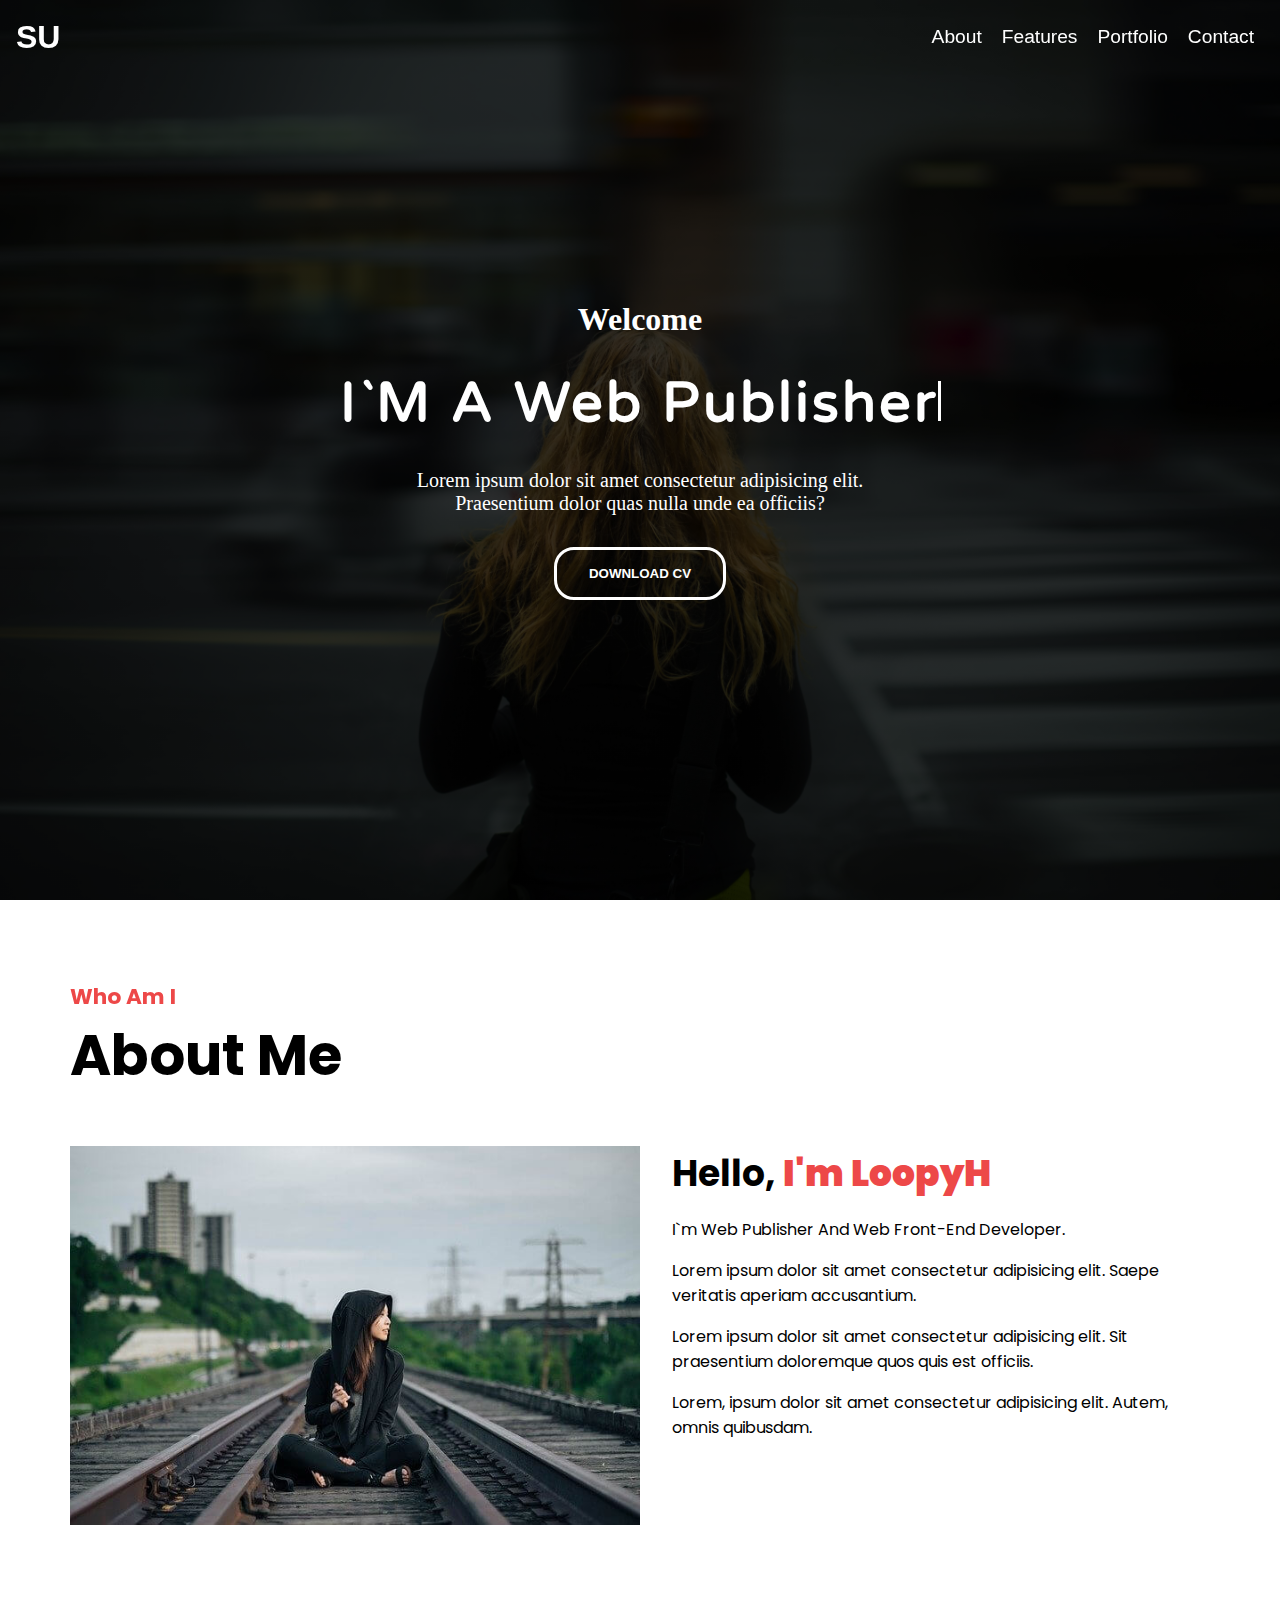
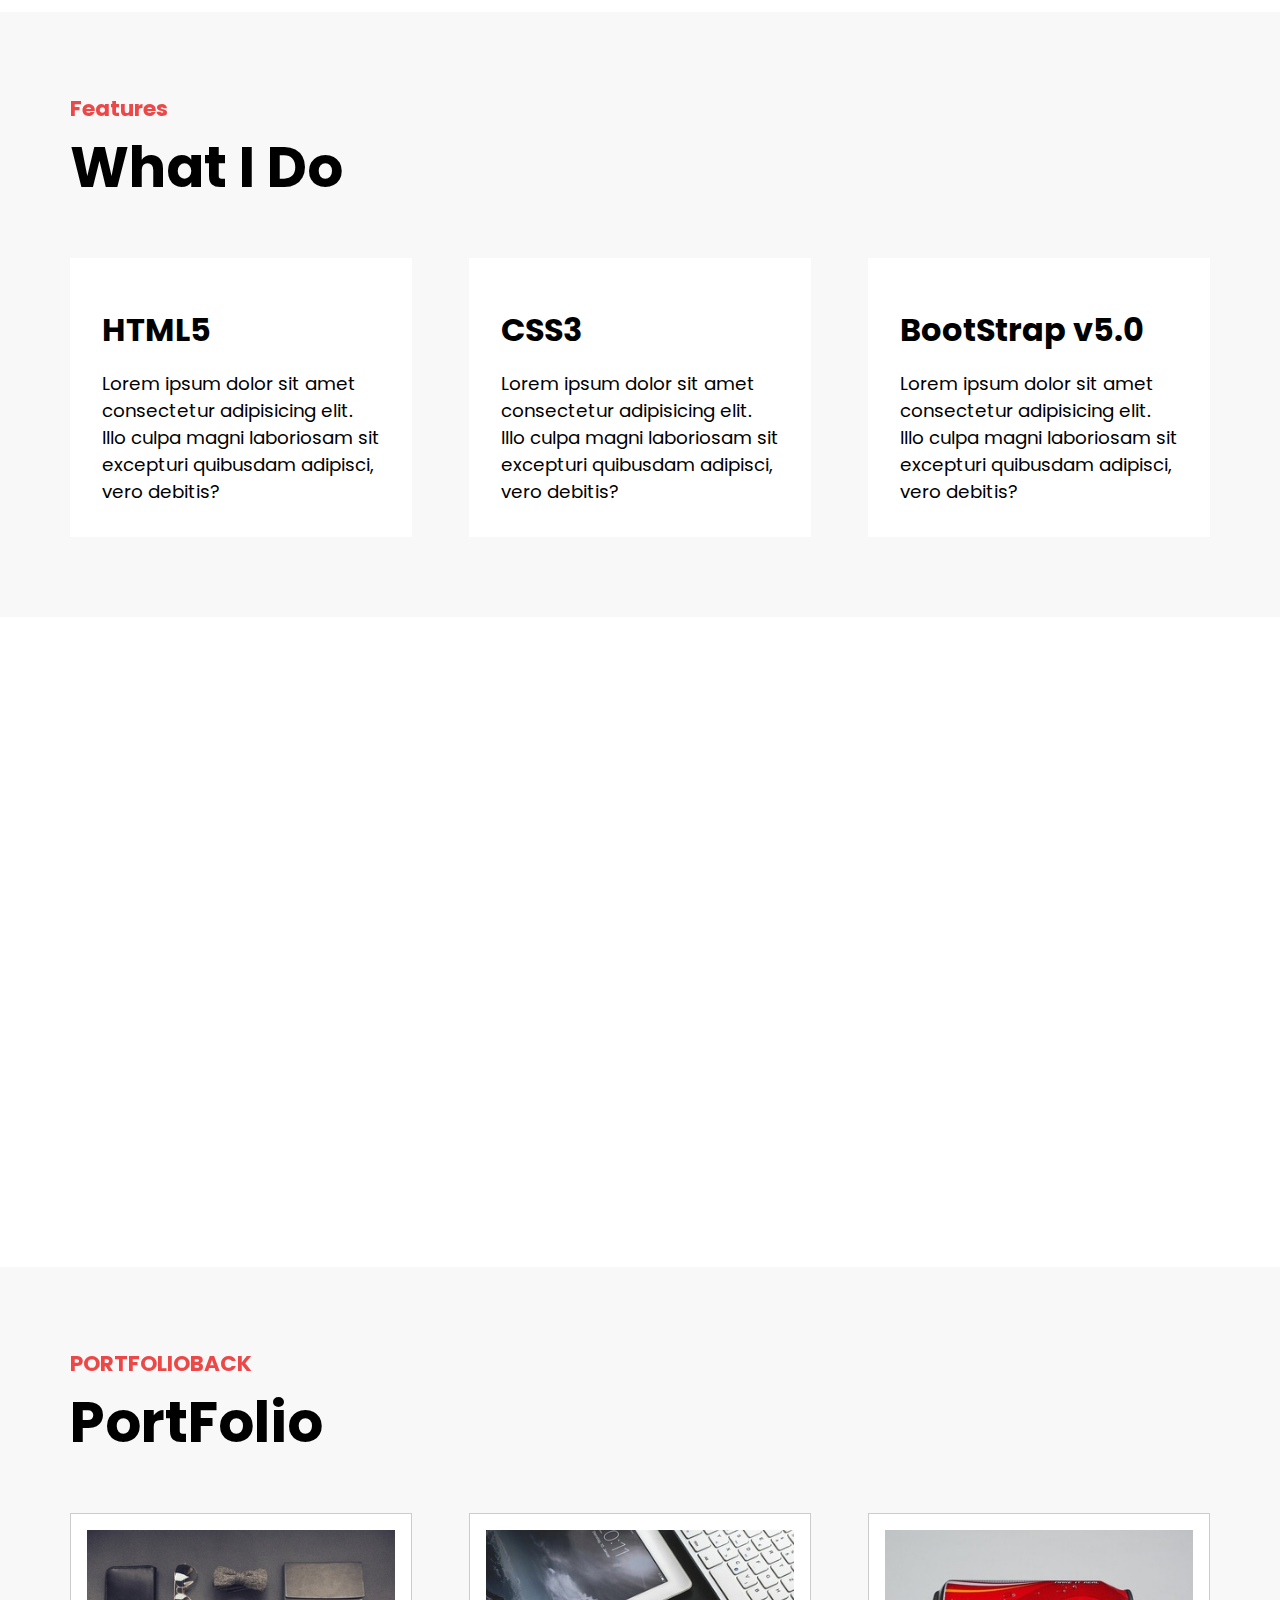
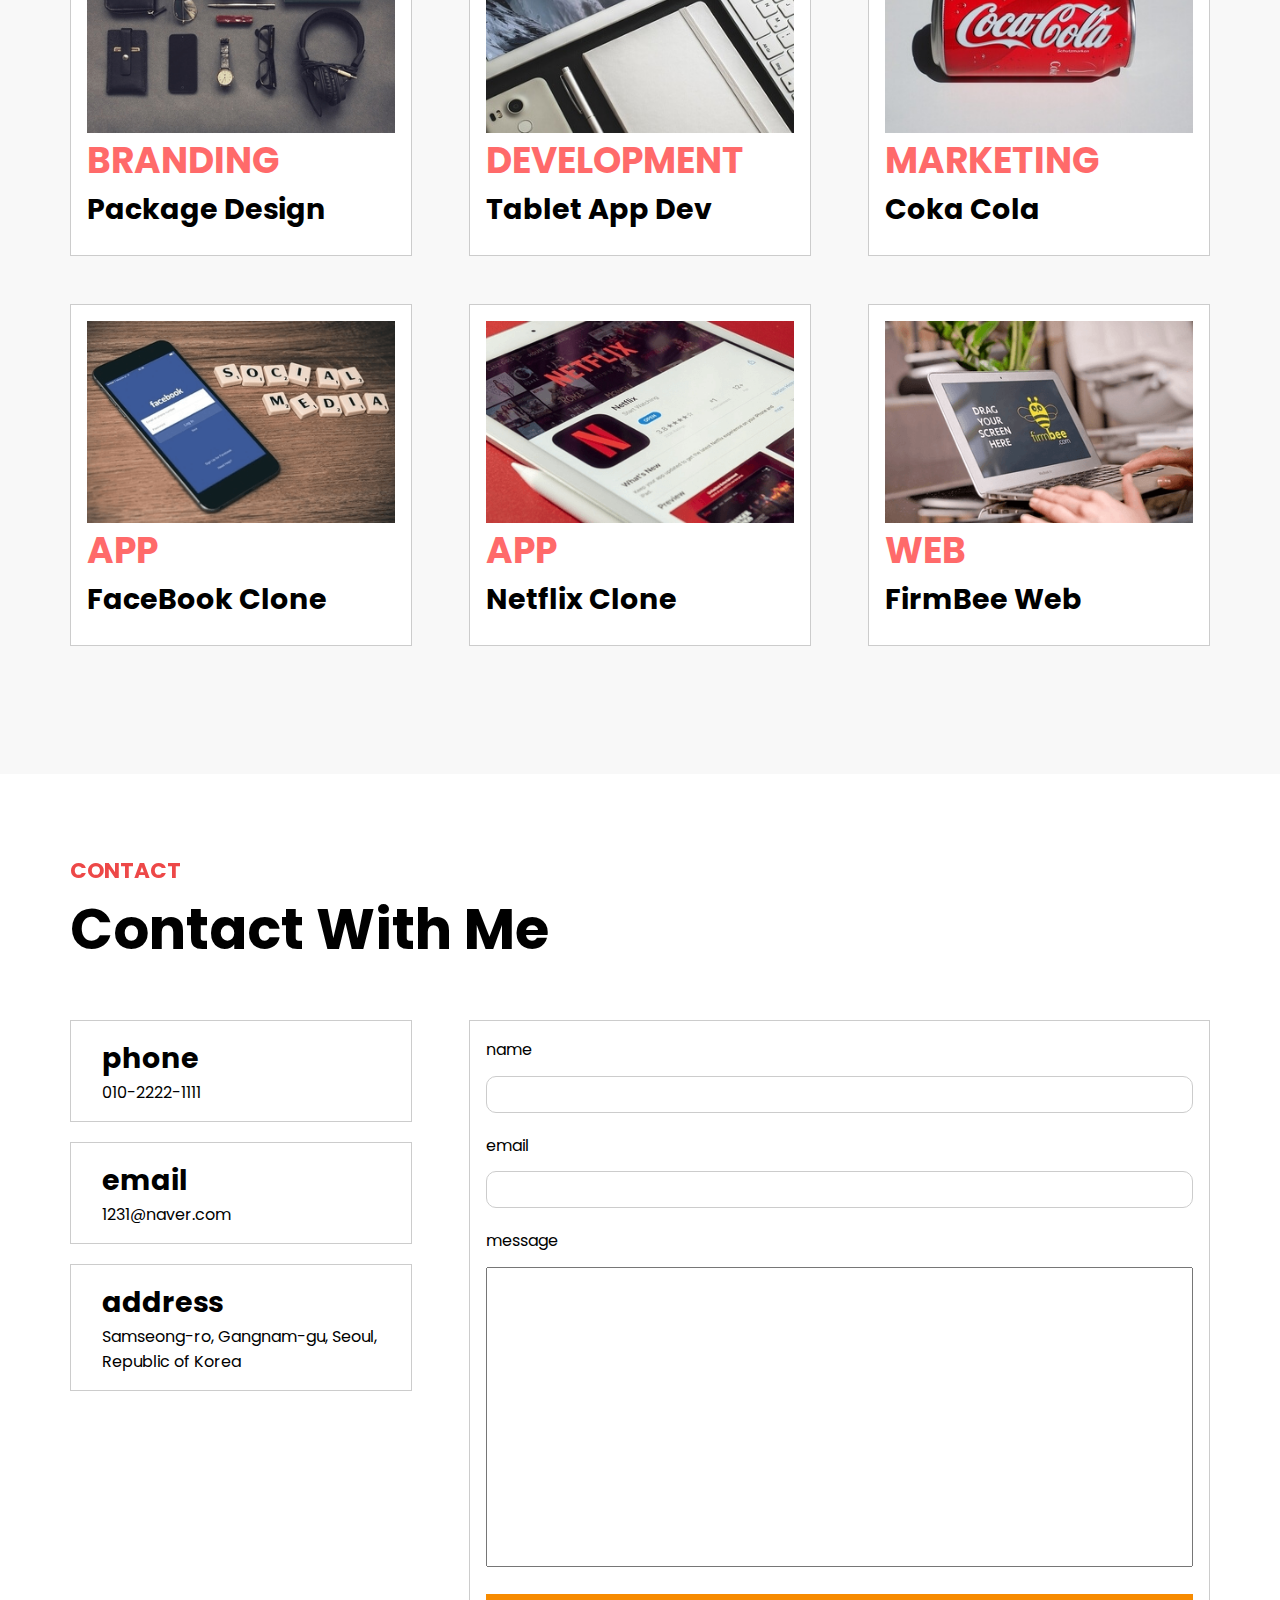
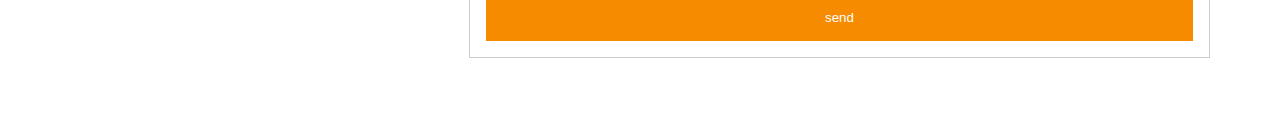
<file: gilbut/gilbut/index.html>
<!DOCTYPE html>
<html lang="zxx">
<head>
    <meta charset="UTF-8">
    <meta http-equiv="X-UA-Compatible" content="IE=edge">
    <meta name="viewport" content="width=device-width, initial-scale=1.0">
    <title>Document</title>
    <link rel="stylesheet" href="https://cdnjs.cloudflare.com/ajax/libs/font-awesome/6.3.0/css/all.min.css" integrity="sha512-SzlrxWUlpfuzQ+pcUCosxcglQRNAq/DZjVsC0lE40xsADsfeQoEypE+enwcOiGjk/bSuGGKHEyjSoQ1zVisanQ==" crossorigin="anonymous" referrerpolicy="no-referrer" />
    <link rel="stylesheet" href="style.css">
</head>
<body>
    <header>
        <div class="container">
            <h1>
                <button data-animation-scroll="true" data-target="#main">SU</button>
            </h1>
            <nav>
                <ul>
                    <li>
                        <button data-animation-scroll="true" data-target="#about">About</button>
                    </li>
                    <li>
                        <button data-animation-scroll="true" data-target="#Features">Features</button>
                    </li>
                    <li>
                        <button data-animation-scroll="true" data-target="#Portfolio">Portfolio</button>
                    </li>
                    <li>
                        <button data-animation-scroll="true" data-target="#Contact">Contact</button>
                    </li>
                </ul>
            </nav>
        </div>
      </header> 
      <main id="main">
        <div class="container">
            <h3>Welcome</h3>
            <h2>I`M A <span> </span></h2>
            <p>Lorem ipsum dolor sit amet consectetur adipisicing elit. Praesentium dolor quas nulla unde ea officiis?</p>
            <button class="download">DOWNLOAD CV</button>
            <button class="mouse"><i class="fa-solid fa-computer-mouse"></i></button>
        </div>
    </main>
    <section id="about">
        <div class="container">
            <div class="title">
                <h4>Who Am I</h4>
                <h2>About Me</h2>
            </div>
            <div class="about-self">
                <div class="left">
                    <img src="./images/me_alone.jpg" alt="사진">
                </div>
                <div class="right">
                    <h3>Hello, <strong>I'm LoopyH</strong></h3>
                    <p>I`m Web Publisher And Web Front-End Developer.</p>
                    <p>Lorem ipsum dolor sit amet consectetur adipisicing elit. Saepe veritatis aperiam accusantium.</p>
                    <p>Lorem ipsum dolor sit amet consectetur adipisicing elit. Sit praesentium doloremque quos quis est officiis.</p>
                    <p>Lorem, ipsum dolor sit amet consectetur adipisicing elit. Autem, omnis quibusdam.</p>
                        <div class="social">
                            <a href="#">
                             <i class="fa-brands fa-facebook"></i>
                            </a>
                            <a href="#">
                             <i class="fa-brands fa-instagram"></i>
                            </a>
                            <a href="#">
                            <i class="fa-brands fa-twitch"></i>
                            </a>
                            <a href="#">
                            <i class="fa-brands fa-youtube"></i>
                            </a>
                        </div>
                </div>
            </div>
        </div>
    
    </section>
    <section id="features">
        <div class="container">
            <div class="title">
                <h4>Features</h4>
                <h2>What I Do</h2>
            </div>
            <div class="do-me">
                <div class="do-inner">
                    <div class="icon">
                        <i class="fa-brands fa-html5"></i>
                    </div>
                    <div class="content">
                        <h3>HTML5</h3>
                        <p>Lorem ipsum dolor sit amet consectetur adipisicing elit. Illo culpa magni laboriosam sit excepturi quibusdam adipisci, vero debitis?</p>
                    </div>
                </div>
                <div class="do-inner">
                    <div class="icon">
                        <i class="fa-brands fa-css3-alt"></i>
                    </div>
                    <div class="content">
                        <h3>CSS3</h3>
                        <p>Lorem ipsum dolor sit amet consectetur adipisicing elit. Illo culpa magni laboriosam sit excepturi quibusdam adipisci, vero debitis?</p>
                    </div>
                </div>
                <div class="do-inner">
                    <div class="icon">
                        <i class="fa-brands fa-bootstrap"></i>
                    </div>
                    <div class="content">
                        <h3>BootStrap v5.0</h3>
                        <p>Lorem ipsum dolor sit amet consectetur adipisicing elit. Illo culpa magni laboriosam sit excepturi quibusdam adipisci, vero debitis?</p>
                    </div>
                </div>
            </div>
        </div>
    </section>
    <div class="bg"></div>
    <section id="portfolio">
        <div class="container">
         <div class="title">
           <h4>PORTFOLIOBACK</h4>
            <h2>PortFolio</h2>
        </div>
            <div class="portfolio-me">
             <div class="portfolio-inner">
                <img src="./images/mock1.png" alt="1번">
                <strong>BRANDING</strong>
                <h3>Package Design</h3>
             </div>
            <div class="portfolio-inner">
                <img src="./images/mock2.png" alt="2번">
                <strong>DEVELOPMENT</strong>
                <h3>Tablet App Dev</h3>
             </div>
            <div class="portfolio-inner">
                <img src="./images/mock3.png" alt="3번">
                <strong>MARKETING</strong>
                <h3>Coka Cola</h3>
             </div>
            <div class="portfolio-inner">
                <img src="./images/mock4.png" alt="4번">
                <strong>APP</strong>
                <h3>FaceBook Clone</h3>
             </div>
            <div class="portfolio-inner">
                <img src="./images/mock5.png" alt="5번">
                <strong>APP</strong>
                <h3>Netflix Clone</h3>
             </div>
            <div class="portfolio-inner">
                <img src="./images/mock6.png" alt="6번">
                <strong>WEB</strong>
                <h3>FirmBee Web</h3>
             </div>
            </div>
        </div>
    </section>
    <section id="contact">
        <div class="container">
        <div class="title">
            <h4>CONTACT</h4>
            <h2>Contact With Me</h2>
        </div>
    <div class="contact-me">
        <div class="left">
            <div class="card">
                <div class="icon">
                    <i class="fa-solid fa-phone-volume"></i>
                    </div>
                    <div class="info-text">
                    <h3>phone</h3>
                    <p>010-2222-1111</p>
                    </div>
                 </div>

                 <div class="card">
                    <div class="icon">
                    <i class="fa-solid fa-envelope-open-text"></i>
                     </div>
                     <div class="info-text">
                         <h3>email</h3>
                        <p>1231@naver.com</p>
                 </div>
                </div>

                 <div class="card">
                    <div class="icon">
                    <i class="fa-solid fa-location-crosshairs"></i>
                 </div>
                 <div class="info-text">
                    <h3>address</h3>
                    <p>Samseong-ro, Gangnam-gu, Seoul, Republic of Korea</p>
                  </div>
                 </div>
                </div>
                <form class="right">
                    <form action="#">
                     <div class="form-group">
                     <label for="name">name</label>
                     <input type="text" id="name">
                    </div>
                    <div class="form-group">
                     <label for="email">email</label>
                     <input type="text" id="email" autocomplete="off">
                     <!-- 클릭해도 이전에 입력했던 게 보이지 않음 -->
                    </div>
                    <div class="form-group">
                     <label for="msg">message</label>
                     <textarea id="msg"></textarea>
                </div>
                 <button>send</button>
              </form>
            </div>
            </div>

    </section>
    <script src="script.js"></script>
</body>
</html>
</file>
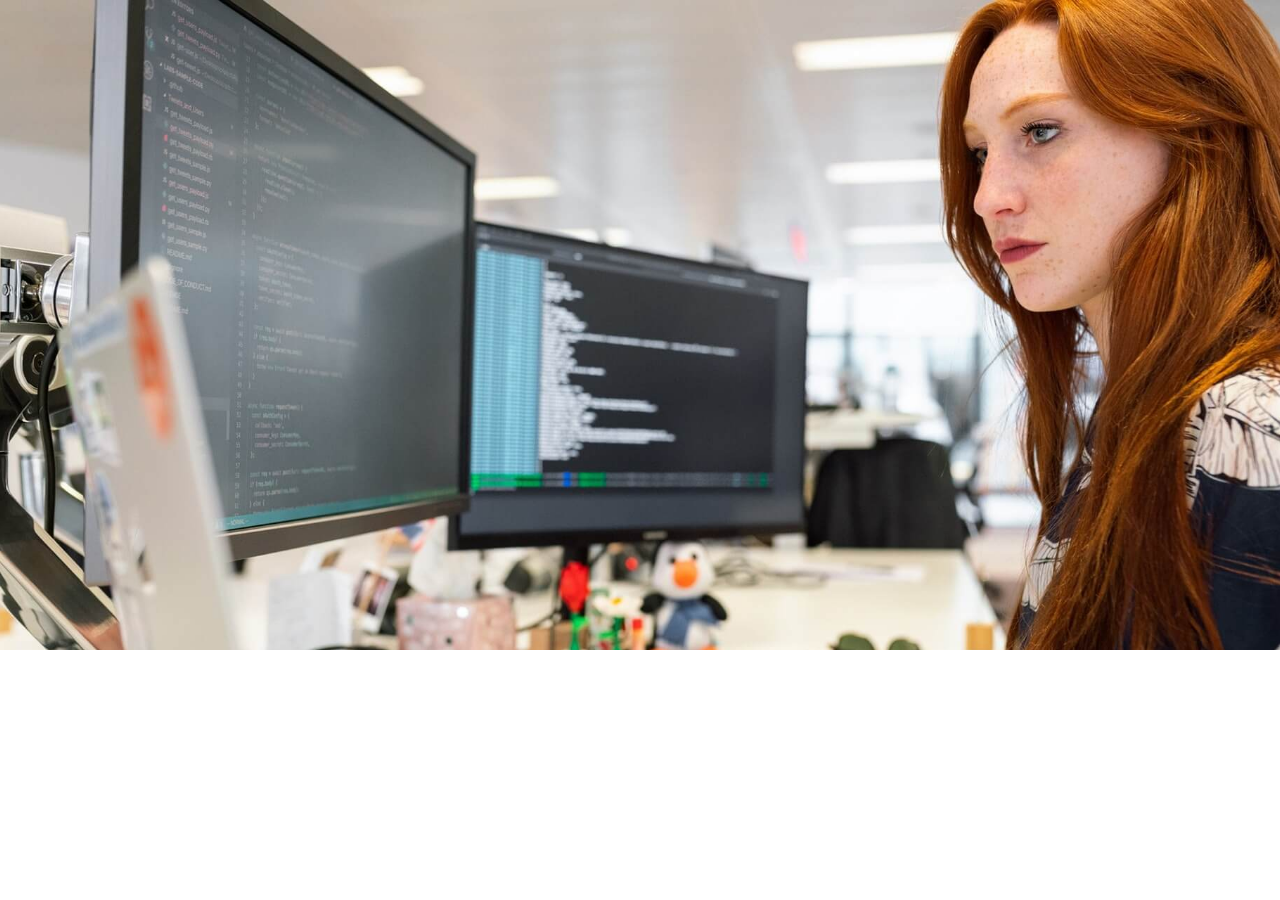
<file: gilbut/gilbut/html/background.html>
<!DOCTYPE html>
<html lang="zxx">
<head>
    <meta charset="UTF-8">
    <meta http-equiv="X-UA-Compatible" content="IE=edge">
    <meta name="viewport" content="width=device-width, initial-scale=1.0">
    <title>background</title>
    <link rel="stylesheet" href="https://cdnjs.cloudflare.com/ajax/libs/font-awesome/6.3.0/css/all.min.css" integrity="sha512-SzlrxWUlpfuzQ+pcUCosxcglQRNAq/DZjVsC0lE40xsADsfeQoEypE+enwcOiGjk/bSuGGKHEyjSoQ1zVisanQ==" crossorigin="anonymous" referrerpolicy="no-referrer" />
    <link rel="stylesheet" href="../style.css">
    <link rel="stylesheet" href="../CSS/background.css">

</head>
<body>  
   <div class="bg"></div>
</body>
</html>
</file>
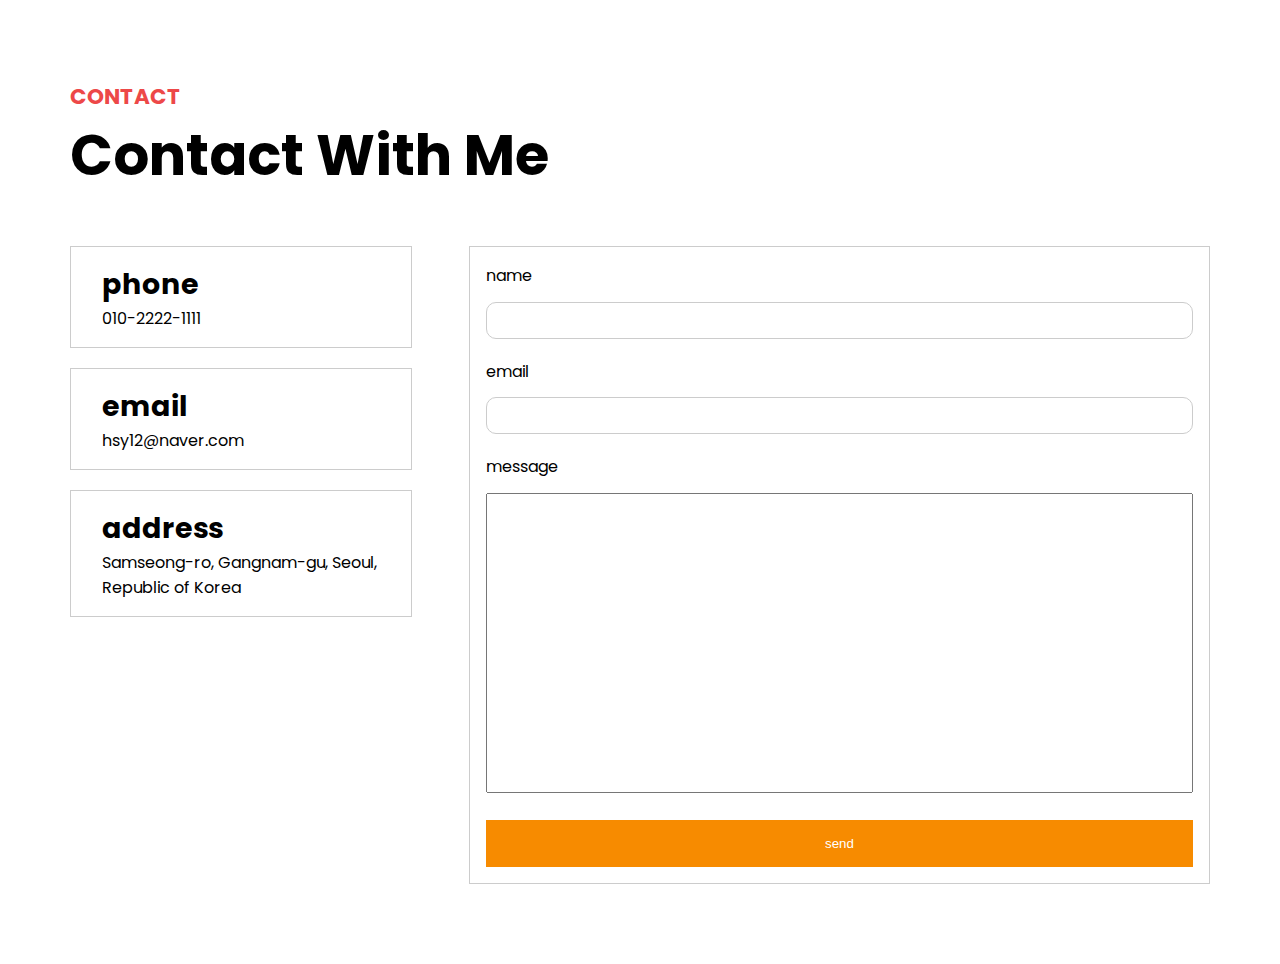
<file: gilbut/gilbut/html/contact_with_me.html>
<!DOCTYPE html>
<html lang="zxx">
<head>
    <meta charset="UTF-8">
    <meta http-equiv="X-UA-Compatible" content="IE=edge">
    <meta name="viewport" content="width=device-width, initial-scale=1.0">
    <title>contact_with_me</title>
    <link rel="stylesheet" href="https://cdnjs.cloudflare.com/ajax/libs/font-awesome/6.3.0/css/all.min.css" integrity="sha512-SzlrxWUlpfuzQ+pcUCosxcglQRNAq/DZjVsC0lE40xsADsfeQoEypE+enwcOiGjk/bSuGGKHEyjSoQ1zVisanQ==" crossorigin="anonymous" referrerpolicy="no-referrer" />
    <link rel="stylesheet" href="../style.css">
    <link rel="stylesheet" href="../CSS/contact_with_me.css">

</head>
<body>  
    <section id="contact">
        <div class="container">
        <div class="title">
            <h4>CONTACT</h4>
            <h2>Contact With Me</h2>
        </div>
    <div class="contact-me">
        <div class="left">
            <div class="card">
                <div class="icon">
                    <i class="fa-solid fa-phone-volume"></i>
                    </div>
                    <div class="info-text">
                    <h3>phone</h3>
                    <p>010-2222-1111</p>
                    </div>
                 </div>

                 <div class="card">
                    <div class="icon">
                    <i class="fa-solid fa-envelope-open-text"></i>
                     </div>
                     <div class="info-text">
                         <h3>email</h3>
                        <p>hsy12@naver.com</p>
                 </div>
                </div>

                 <div class="card">
                    <div class="icon">
                    <i class="fa-solid fa-location-crosshairs"></i>
                 </div>
                 <div class="info-text">
                    <h3>address</h3>
                    <p>Samseong-ro, Gangnam-gu, Seoul, Republic of Korea</p>
                  </div>
                 </div>
                </div>
                <form class="right">
                    <form action="#">
                     <div class="form-group">
                     <label for="name">name</label>
                     <input type="text" id="name">
                    </div>
                    <div class="form-group">
                     <label for="email">email</label>
                     <input type="text" id="email" utocomplete="off">
                     <!-- 클릭해도 이전에 입력했던 게 보이지 않음 -->
                    </div>
                    <div class="form-group">
                     <label for="msg">message</label>
                     <textarea id="msg"></textarea>
                </div>
                 <button>send</button>
              </form>
            </div>
            </div>
         </div>
    </div>
    </section>
</body>
</html>
</file>
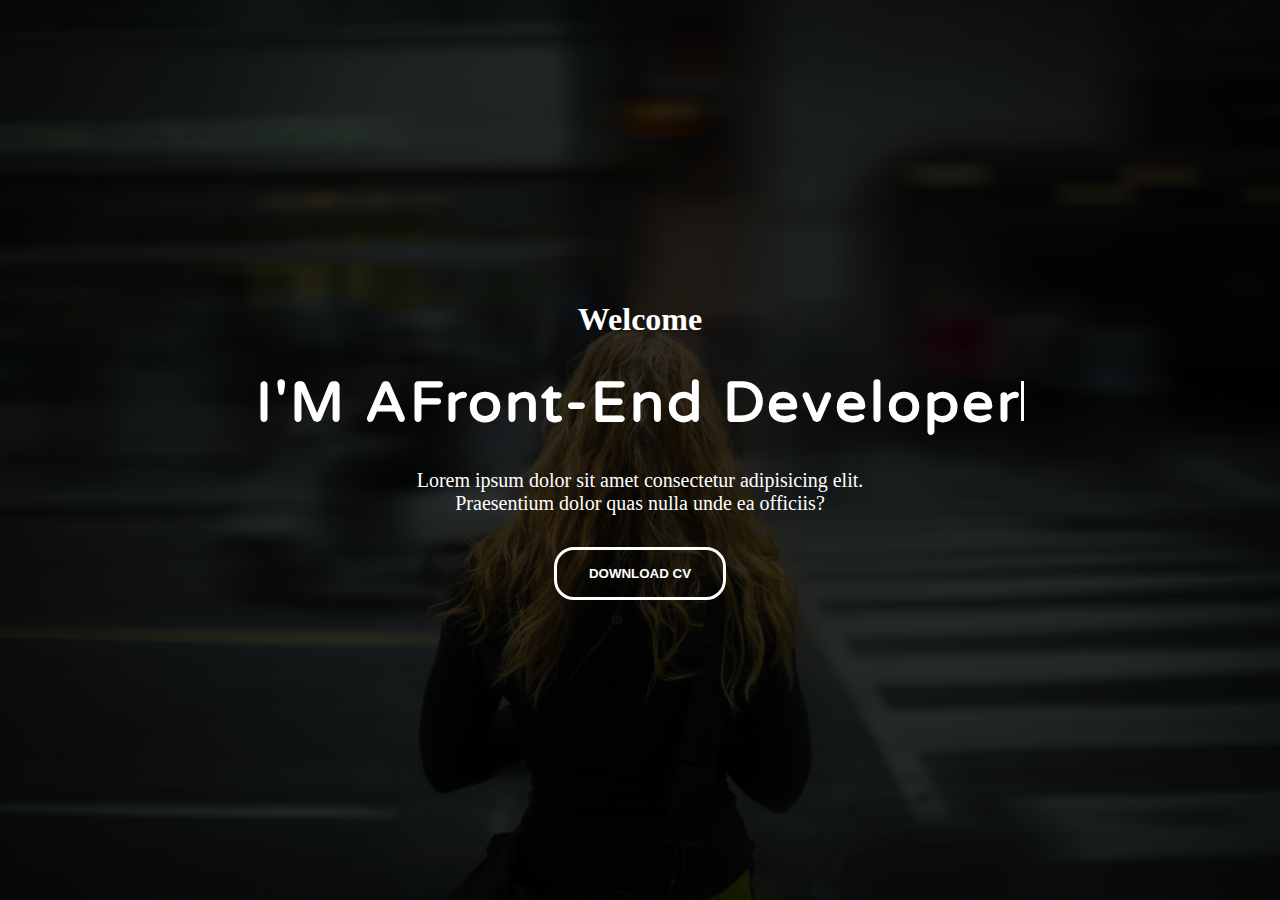
<file: gilbut/gilbut/html/main.html>
<!DOCTYPE html>
<html lang="zxx">
<head>
    <meta charset="UTF-8">
    <meta http-equiv="X-UA-Compatible" content="IE=edge">
    <meta name="viewport" content="width=device-width, initial-scale=1.0">
    <title>main</title>
    <link rel="stylesheet" href="https://cdnjs.cloudflare.com/ajax/libs/font-awesome/6.3.0/css/all.min.css" integrity="sha512-SzlrxWUlpfuzQ+pcUCosxcglQRNAq/DZjVsC0lE40xsADsfeQoEypE+enwcOiGjk/bSuGGKHEyjSoQ1zVisanQ==" crossorigin="anonymous" referrerpolicy="no-referrer" />
    <link rel="stylesheet" href="../style.css">
    <link rel="stylesheet" href="../CSS/main.css">
</head>
<body>  
    <main id="main">
        <div class="container">
            <h3>Welcome</h3>
            <h2>I'M A<span>Front-End Developer</span></h2>
            <p>Lorem ipsum dolor sit amet consectetur adipisicing elit. Praesentium dolor quas nulla unde ea officiis?</p>
            <button class="download">DOWNLOAD CV</button>
            <button class="mouse"><i class="fa-solid fa-computer-mouse"></i></button>
        </div>
    </main>
</body>
</html>
</file>
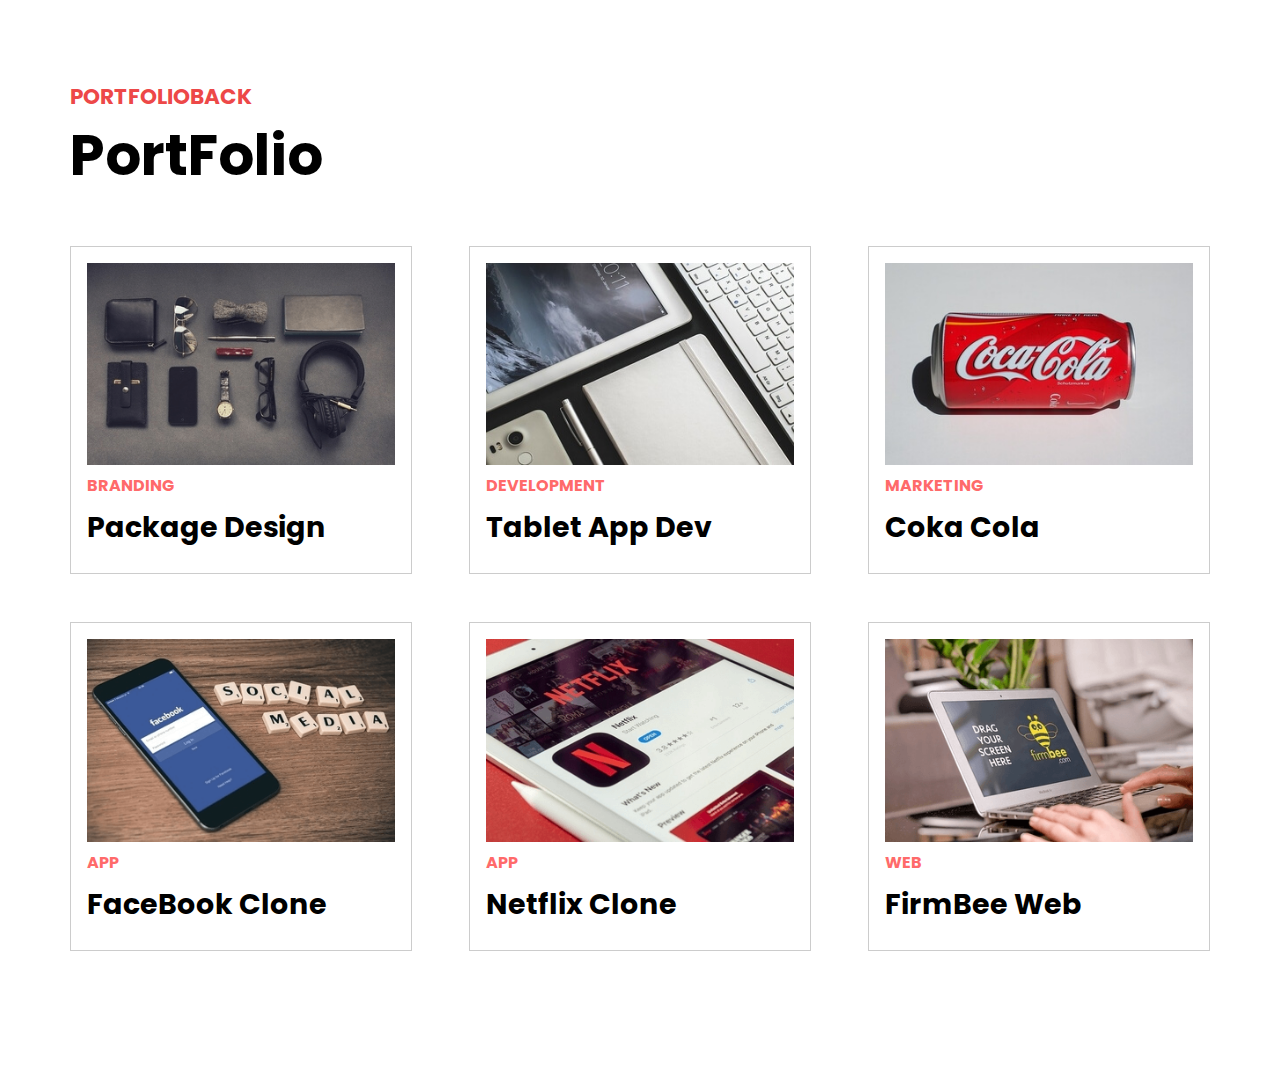
<file: gilbut/gilbut/html/portfolio.html>
<!DOCTYPE html>
<html lang="zxx">
<head>
    <meta charset="UTF-8">
    <meta http-equiv="X-UA-Compatible" content="IE=edge">
    <meta name="viewport" content="width=device-width, initial-scale=1.0">
    <title>portfolio</title>
    <link rel="stylesheet" href="https://cdnjs.cloudflare.com/ajax/libs/font-awesome/6.3.0/css/all.min.css" integrity="sha512-SzlrxWUlpfuzQ+pcUCosxcglQRNAq/DZjVsC0lE40xsADsfeQoEypE+enwcOiGjk/bSuGGKHEyjSoQ1zVisanQ==" crossorigin="anonymous" referrerpolicy="no-referrer" />
    <link rel="stylesheet" href="../style.css">
    <link rel="stylesheet" href="../CSS/portfolio.css">

</head>
<body>  
    <section id="portfolio">
        <div class="container">
         <div class="title">
           <h4>PORTFOLIOBACK</h4>
            <h2>PortFolio</h2>
        </div>
            <div class="portfolio-me">
             <div class="portfolio-inner">
                <img src="../images/mock1.png" alt="1번">
                <strong>BRANDING</strong>
                <h3>Package Design</h3>
             </div>
            <div class="portfolio-inner">
                <img src="../images/mock2.png" alt="2번">
                <strong>DEVELOPMENT</strong>
                <h3>Tablet App Dev</h3>
             </div>
            <div class="portfolio-inner">
                <img src="../images/mock3.png" alt="3번">
                <strong>MARKETING</strong>
                <h3>Coka Cola</h3>
             </div>
            <div class="portfolio-inner">
                <img src="../images/mock4.png" alt="4번">
                <strong>APP</strong>
                <h3>FaceBook Clone</h3>
             </div>
            <div class="portfolio-inner">
                <img src="../images/mock5.png" alt="5번">
                <strong>APP</strong>
                <h3>Netflix Clone</h3>
             </div>
            <div class="portfolio-inner">
                <img src="../images/mock6.png" alt="6번">
                <strong>WEB</strong>
                <h3>FirmBee Web</h3>
             </div>
            </div>
        </div>
    </section>
</body>
</html>
</file>
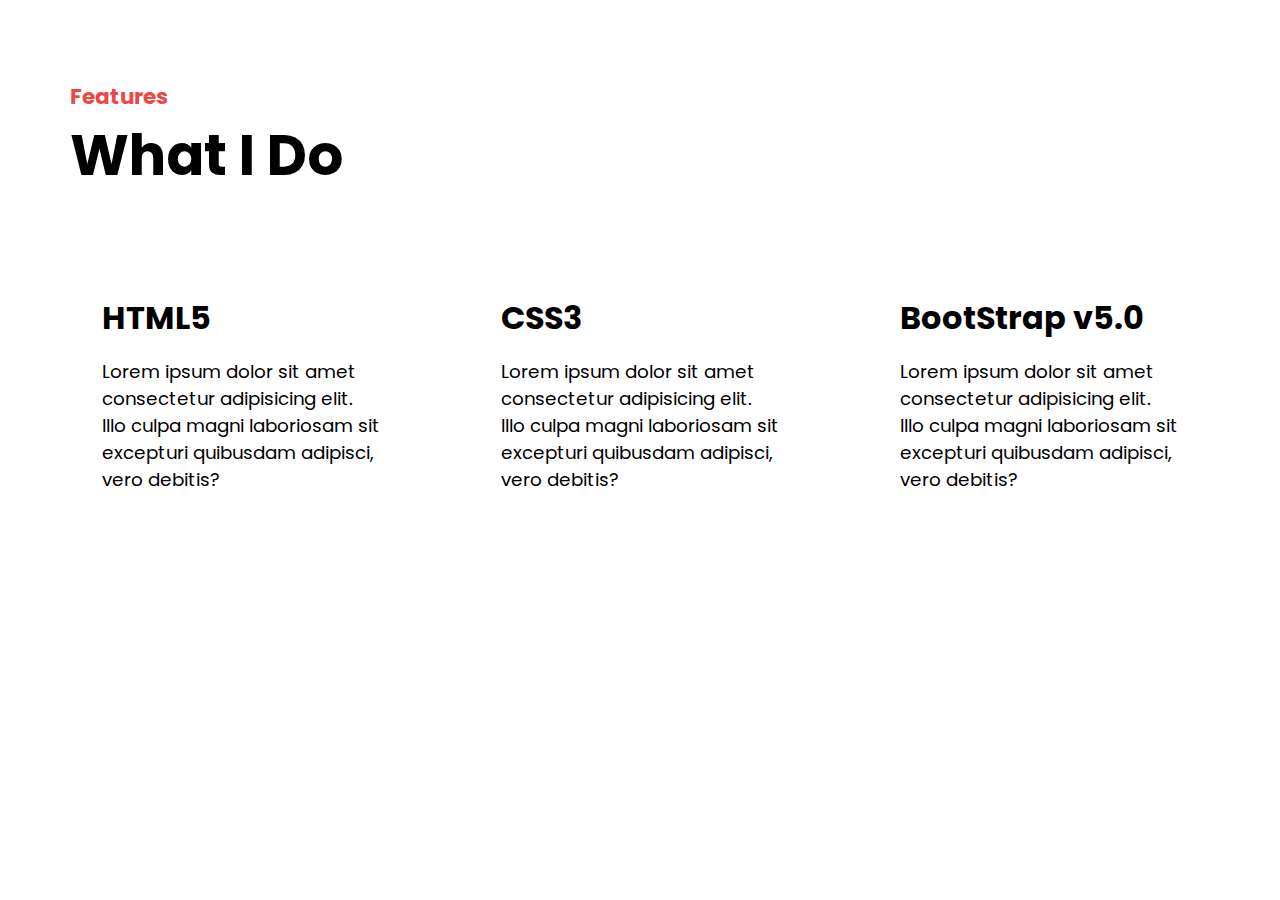
<file: gilbut/gilbut/html/what_i_do.html>
<!DOCTYPE html>
<html lang="zxx">
<head>
    <meta charset="UTF-8">
    <meta http-equiv="X-UA-Compatible" content="IE=edge">
    <meta name="viewport" content="width=device-width, initial-scale=1.0">
    <title>what_i_do</title>
    <link rel="stylesheet" href="https://cdnjs.cloudflare.com/ajax/libs/font-awesome/6.3.0/css/all.min.css" integrity="sha512-SzlrxWUlpfuzQ+pcUCosxcglQRNAq/DZjVsC0lE40xsADsfeQoEypE+enwcOiGjk/bSuGGKHEyjSoQ1zVisanQ==" crossorigin="anonymous" referrerpolicy="no-referrer" />
    <link rel="stylesheet" href="../style.css">
    <link rel="stylesheet" href="../CSS/what_i_do.css">

</head>
<body>  
    <section id="features">
        <div class="container">
            <div class="title">
                <h4>Features</h4>
                <h2>What I Do</h2>
            </div>
            <div class="do-me">
                <div class="do-inner">
                    <div class="icon">
                        <i class="fa-brands fa-html5"></i>
                    </div>
                    <div class="content">
                        <h3>HTML5</h3>
                        <p>Lorem ipsum dolor sit amet consectetur adipisicing elit. Illo culpa magni laboriosam sit excepturi quibusdam adipisci, vero debitis?</p>
                    </div>
                </div>
                <div class="do-inner">
                    <div class="icon">
                        <i class="fa-brands fa-css3-alt"></i>
                    </div>
                    <div class="content">
                        <h3>CSS3</h3>
                        <p>Lorem ipsum dolor sit amet consectetur adipisicing elit. Illo culpa magni laboriosam sit excepturi quibusdam adipisci, vero debitis?</p>
                    </div>
                </div>
                <div class="do-inner">
                    <div class="icon">
                        <i class="fa-brands fa-bootstrap"></i>
                    </div>
                    <div class="content">
                        <h3>BootStrap v5.0</h3>
                        <p>Lorem ipsum dolor sit amet consectetur adipisicing elit. Illo culpa magni laboriosam sit excepturi quibusdam adipisci, vero debitis?</p>
                    </div>
                </div>
            </div>
        </div>
    </section>
</body>
</html>
</file>
<file: gilbut/gilbut/style.css>
@import url('https://fonts.googleapis.com/css2?family=Poppins:wght@400;700&family=Varela+Round&display=swap');
*{
    margin : 0;
    padding: 0;
    box-sizing: border-box;
}
a, a:link, a:visited{ /*링크 가상 클래스 선택자*/
    color:inherit; /* 부모요소에게 상속 */
    text-decoration: none; /*a링크의 밑줄 제거*/
}
li{
    list-style: none;
}
.container{
    width: 1140px;
    margin: 0 auto;
}
/*header*/
header{
    position: fixed;
    top:0;
    width:100%;
    padding:1rem;
}
header .container{
    display:flex;
    justify-content: space-between; /*하위 자식태그가 2개 있을 때, 각각 양쪽 끝에 붙음*/
    align-items: center;
    width: 100%;
}
header button{
    color : white;
    background-color: transparent;
    border:0;
    cursor: pointer;
}
header h1 button{
    font-size:2rem;
    font-weight: bold;
}
header nav ul{
    display:flex;  /* 플렉스 레이아웃 기본 속성, 줄바꿈*/
}
header nav ul li{
    padding:10px;
}
header nav ul li button{
    font-size: 1.2rem;
    
}
header.active{
    background-color: black;
    animation:fadeIn 0.5s ease-in-out ;
    z-index: 1;
}
@keyframes fadeIn {
    0%{
        opacity: 0;
    }
    100%{
        opacity: 1;
    }
}
/*main*/
main{
    width: 100%;
    height: 100vh;
    text-align: center;
    color:white;
    background: linear-gradient(rgba(0,0,0,0.8), rgba(0,0,0,0.8)), url('./images/me.jpg') center center;
    background-size: cover;
    display: flex;
    align-items: center;
    text-align: center;
}
main h3{
    font-size: 2rem;
}
main h2{
    font-family: 'Varela Round', sans-serif;
    font-size: 3.5rem;
    margin: 2rem 0;
    letter-spacing: 3px;
}
main p{
    max-width: 500px;
    margin: 0 auto;
    font-size: 1.25rem;
}
main button.download{
    background-color: transparent;
    border:3px solid white;
    border-radius: 20px;
    padding: 1rem 2rem;
    color : white;
    font-weight: bold;
    margin-top: 2rem;
    cursor: pointer;
}
main button.mouse{
    background-color: transparent;
    font-size: 2rem;
    border: none;
    color: white;
    bottom: 1rem;
    position: absolute;
    left: 50%;
    transform: translateX(-50%);
    animation: updown 1s ease-in-out infinite;
    cursor: pointer;
}
main h2 span::after{
    content:"";
    height: 40px;
    width: 3px;
    background-color: #fff;
    display: inline-block;
    animation: blink .7s ease-in-out infinite;
 }
@keyframes blink{
    0%{
        opacity: 1;
    }
    100%{
        opacity: 0;
    }
 }
@keyframes updown{
    0%{
        bottom:1rem;
    }
    50%{
        bottom:1.5rem;
    }
    100%{
        bottom: 1rem;
    }
}
section{
    font-family: 'Poppins', sans-serif;
    padding: 5rem 0;
}
section:nth-child(2n){  /*짝수 번째의 섹션에 적용*/
    background-color: #f8f8f8;
}
section title{
    margin-bottom: 3rem;
}
section .title h4{
    color : #ED4848;
    font-size: 1.35rem;
    position: relative;
}
section .title h2{
    color : black;
    font-size: 3rem;
    margin-bottom: 3rem;
}
/*about me*/
section .about-self::after{
    content: "";
    clear: both;
    display: block;
}

section .about-self .left{ /*본문 너비 절반 지정 & 왼쪽 배치*/
    width: 50%;
    float: left;
}
section .about-self .left img{ /*이미지 크기가 부모 영역을 넘지 않도록 부모영역의 최대 크기로 지정*/
    max-width: 100%;
} 
section .about-self .right{ /*본문 너비 절반 지정 & 오른쪽 배치*/
    width: 50%;
    float: left;
    padding: 0 2rem;
}
section .about-self .right h3{
    font-size: 2.25rem;
    margin-bottom : 1rem;
}
section .about-self .right h3 strong{
    color: #ED4848;
}
section .about-self .right p{
    margin: 1rem 0;
}
section .about-self .right .social a{
    font-size: 2.5rem;

}
/*what i do */

section .do-me::after{
    content: "";
    display: block;
    clear: both;
}
section .do-me .do-inner{
    background-color: white;
    width: 30%;
    padding: 2rem;
    float: left;
    margin-right: 5%;
    cursor: pointer;
}
section .do-me .do-inner:last-child{
    margin-right: 0;
}
section .do-me .do-inner .icon{
    font-size: 2.5rem;
    margin: 1rem 0;
    color: lightcoral;
}
section .do-me .do-inner:hover .icon{
    color: white;
}

section .do-me .do-inner .content h3{
    margin: 1rem 0;
    font-size: 2rem;
}
section .do-me .do-inner .content p{
    font-size: 1.15rem;
}
section .do-me .do-inner:hover{
    background-color: lightcoral;
    color: white;
}
/*bg*/
.bg{
    background: url('./images/background.jpg') center center;
    background-size: cover;
    background-attachment: fixed;
    height: 650px;
}
/*portfolio*/
section#portfolio::after{
    content: "";
    display: block;
    clear: both;
}
section#portfolio.portfolio{
    padding: 80px 0px;
    background-color: #f8f8f8;
    color: #000000;
}
section .portfolio-me .portfolio-inner:nth-child(3n){
    margin-right: 0;

}
section .portfolio-me .portfolio-inner{
    width: 30%;
    margin-right: 5%;
    background-color: #fff;
    float: left;
    padding: 1rem 1rem 1.5rem 1rem;
    border: 1px solid #ccc;
    margin-bottom: 3rem;
}
section strong{
    color: #ff6a6a;
    font-size: 2.25rem;
    margin: 8px 0px;
    /* display: block; */
}
section h3{
    font-size: 1.78rem;

}
section .portfolio-me .portfolio-inner img{
    width: 100%;
    display: block;
}
/*contact with me*/
/* section.contact{
    padding: 80px 0;
}
section .container{
    margin: 0 256px;
    height: 100%;
} */
section .contact-me::after{
    content: "";
    display: block;
    clear: both;
}
section .container .title h2{
    font-size: 3.5rem;
}
section .contact-me .left{
    width: 30%;
    float: left;
}
section .contact-me .left .card{
    border: 1px solid #ccc;
    padding: 1rem;
    display: flex;
    align-items: center;
    margin-bottom: 1.25rem;
}
section .container .contact-me .left .card .icon i{
    font-size: 2rem;
    margin-right: 15px;
}
section .contact-me .right{
    width: 65%;
    float: left;
    margin-left: 5%;
    border: 1px solid #ccc;
    padding: 1rem;
}
section .contact-me .right .form-group{
    margin-bottom: 1.25rem;
} 
section .contact-me .right .form-group label{
    display: block;
    margin-bottom: 0.85rem;
}
section .contact-me .right .form-group input{
    width: 100%;
    padding: 0.625rem;
    outline: none;
    border:1px solid #ccc;
    border-radius:10px;
}
section .contact-me .right .form-group input:focus{
    border: 1px solid #7192c2;
    box-shadow: 0 0 10px #7192c2 ; /*번짐 정도*/
}
section .contact-me .right .form-group textarea{
    width: 100%;
    height: 300px;
    outline: none;
    resize: none;
}
section .contact-me .right .form-group textarea:focus{
    border: 1px solid #7192c2;
    box-shadow: 0 0 10px #7192c2 ; /*번짐 정도*/
}
section .contact-me .right button{
    width: 100%;
    padding: 1rem;
    background-color: #f78b00;
    border: none;
    color: white;
}
@media screen and (max-width:1140px){ /*1140px보다 작아졌을 때 적용*/
    main .container{
        width:992px;
    }
    section .container{
        width: 600px;
    }
    section .about-self .left{
        width: 100%;
        margin-bottom: 1.5rem;
    }
    section .about-self .right{
        width: 100%;
        padding: 0;
    }
    section .do-me .do-inner{
        width: 48%;
        margin-bottom: 1.5rem;
        margin-right: 0;
    }
    section .do-me .do-inner:nth-child(2n+1){
        margin-right: 4%;
    }
    section .portfolio-me .portfolio-inner{
        width:48%;
        margin-right: 0;
    }
    section .portfolio-me .portfolio-inner:nth-child(2n+1){
        margin-right: 4%;
    }
    section .contact-me .left{
        width: 100%;
    }
    section .contact-me .right{
        width: 100%;
        margin-left: 0;
    }
}
@media screen and (max-width:992px){
    html{
        font-size:14px;
    }
    main .container{
         width:768;
    }
    section .portfolio-me .portfolio-inner{
    width: 100%;
    }
}
@media screen and (max-width:768px){
    html{
        font-size:13px;
    }
    main .container{
         width:576;
    }
    section .container{
        width: 400px;
    }
    section .do-me .do-inner{
        width: 100%;
        margin-right: 0;
    }
}
@media screen and (max-width:576px){
    html{
        font-size:12px;
    }
    main .container{
         width:400;
    }
    section .container{
        width: 360px;
    }
}
@media screen and (max-width:400px){
    html{
        font-size:11px; /*글자 크기는 점점 작아진다. 11까지*/
    }
    main .container{
        width:320px;
    }
    section .container{
        width: 320px;
    }
    main h4{
        font-size: 1.5rem;
    }
    section .container .title h2{
        font-size: 3rem;
    }
}
</file>
<file: gilbut/gilbut/CSS/background.css>
.bg{
    background: url('../images/background.jpg') center center;
    background-size: cover;
    background-attachment: fixed;
    height: 650px;
}
</file>
<file: gilbut/gilbut/CSS/contact_with_me.css>
/* section.contact{
    padding: 80px 0;
}
section .container{
    margin: 0 256px;
    height: 100%;
} */
section .contact-me::after{
    content: "";
    display: block;
    clear: both;
}
section .container .title h2{
    font-size: 56px;
}
section .contact-me .left{
    width: 30%;
    float: left;
}
section .contact-me .left .card{
    border: 1px solid #ccc;
    padding: 1rem;
    display: flex;
    align-items: center;
    margin-bottom: 1.25rem;
}
section .container .contact-me .left .card .icon i{
    font-size: 2rem;
    margin-right: 15px;
}
section .contact-me .right{
    width: 65%;
    float: left;
    margin-left: 5%;
    border: 1px solid #ccc;
    padding: 1rem;
}
section .contact-me .right .form-group{
    margin-bottom: 1.25rem;
} 
section .contact-me .right .form-group label{
    display: block;
    margin-bottom: 0.85rem;
}
section .contact-me .right .form-group input{
    width: 100%;
    padding: 0.625rem;
    outline: none;
    border:1px solid #ccc;
    border-radius:10px;
}
section .contact-me .right .form-group input:focus{
    border: 1px solid #7192c2;
    box-shadow: 0 0 10px #7192c2 ; /*번짐 정도*/
}
section .contact-me .right .form-group textarea{
    width: 100%;
    height: 300px;
    outline: none;
    resize: none;
}
section .contact-me .right .form-group textarea:focus{
    border: 1px solid #7192c2;
    box-shadow: 0 0 10px #7192c2 ; /*번짐 정도*/
}
section .contact-me .right button{
    width: 100%;
    padding: 1rem;
    background-color: #f78b00;
    border: none;
    color: white;
}
</file>
<file: gilbut/gilbut/CSS/main.css>
main{
    width: 100%;
    height: 100vh;
    text-align: center;
    color:white;
    background: linear-gradient(rgba(0,0,0,0.8), rgba(0,0,0,0.8)), url('../images/me.jpg') center center;
    background-size: cover;
    display: flex;
    align-items: center;
    text-align: center;
}
main h3{
    font-size: 2rem;
}
main h2{
    font-family: 'Varela Round', sans-serif;
    font-size: 3.5rem;
    margin: 2rem 0;
    letter-spacing: 3px;
}
main p{
    max-width: 500px;
    margin: 0 auto;
    font-size: 1.25rem;
}
main button.download{
    background-color: transparent;
    border:3px solid white;
    border-radius: 20px;
    padding: 1rem 2rem;
    color : white;
    font-weight: bold;
    margin-top: 2rem;
    cursor: pointer;
}
main button.mouse{
    background-color: transparent;
    font-size: 2rem;
    border: none;
    color: white;
    bottom: 1rem;
    position: absolute;
    left: 50%;
    transform: translateX(-50%);
    animation: updown 1s ease-in-out infinite;
    cursor: pointer;
}
main h2 span::after{
    content:"";
    height: 40px;
    width: 3px;
    background-color: #fff;
    display: inline-block;
    animation: blink .7s ease-in-out infinite;
 }
@keyframes blink{
    0%{
        opacity: 1;
    }
    100%{
        opacity: 0;
    }
 }
@keyframes updown{
    0%{
        bottom:1rem;
    }
    50%{
        bottom:1.5rem;
    }
    100%{
        bottom: 1rem;
    }
}
</file>
<file: gilbut/gilbut/CSS/portfolio.css>
section#portfolio::after{
    content: "";
    display: block;
    clear: both;
}
section#portfolio.portfolio{
    padding: 80px 0px;
    background-color: #f8f8f8;
    color: #000000;
}
section .portfolio-me .portfolio-inner:nth-child(3n){
    margin-right: 0;

}
section .portfolio-me .portfolio-inner{
    width: 30%;
    margin-right: 5%;
    background-color: #fff;
    float: left;
    padding: 1rem 1rem 1.5rem 1rem;
    border: 1px solid #ccc;
    margin-bottom: 3rem;
}
section strong{
    color: #ff6a6a;
    font-size: 1rem;
    margin: 8px 0px;
    display: block;
}
section h3{
    font-size: 1.78rem;

}
section .portfolio-me .portfolio-inner img{
    width: 100%;
    display: block;
}
</file>
<file: gilbut/gilbut/CSS/what_i_do.css>
section .do-me::after{
    content: "";
    display: block;
    clear: both;
}
section .do-me .do-inner{
    background-color: white;
    width: 30%;
    padding: 2rem;
    float: left;
    margin-right: 5%;
    cursor: pointer;
}
section .do-me .do-inner:last-child{
    margin-right: 0;
}
section .do-me .do-inner .icon{
    font-size: 2.5rem;
    margin: 1rem 0;
    color: lightcoral;
}
section .do-me .do-inner:hover .icon{
    color: white;
}

section .do-me .do-inner .content h3{
    margin: 1rem 0;
    font-size: 2rem;
}
section .do-me .do-inner .content p{
    font-size: 1.15rem;
}
section .do-me .do-inner:hover{
    background-color: lightcoral;
    color: white;
}
</file>
